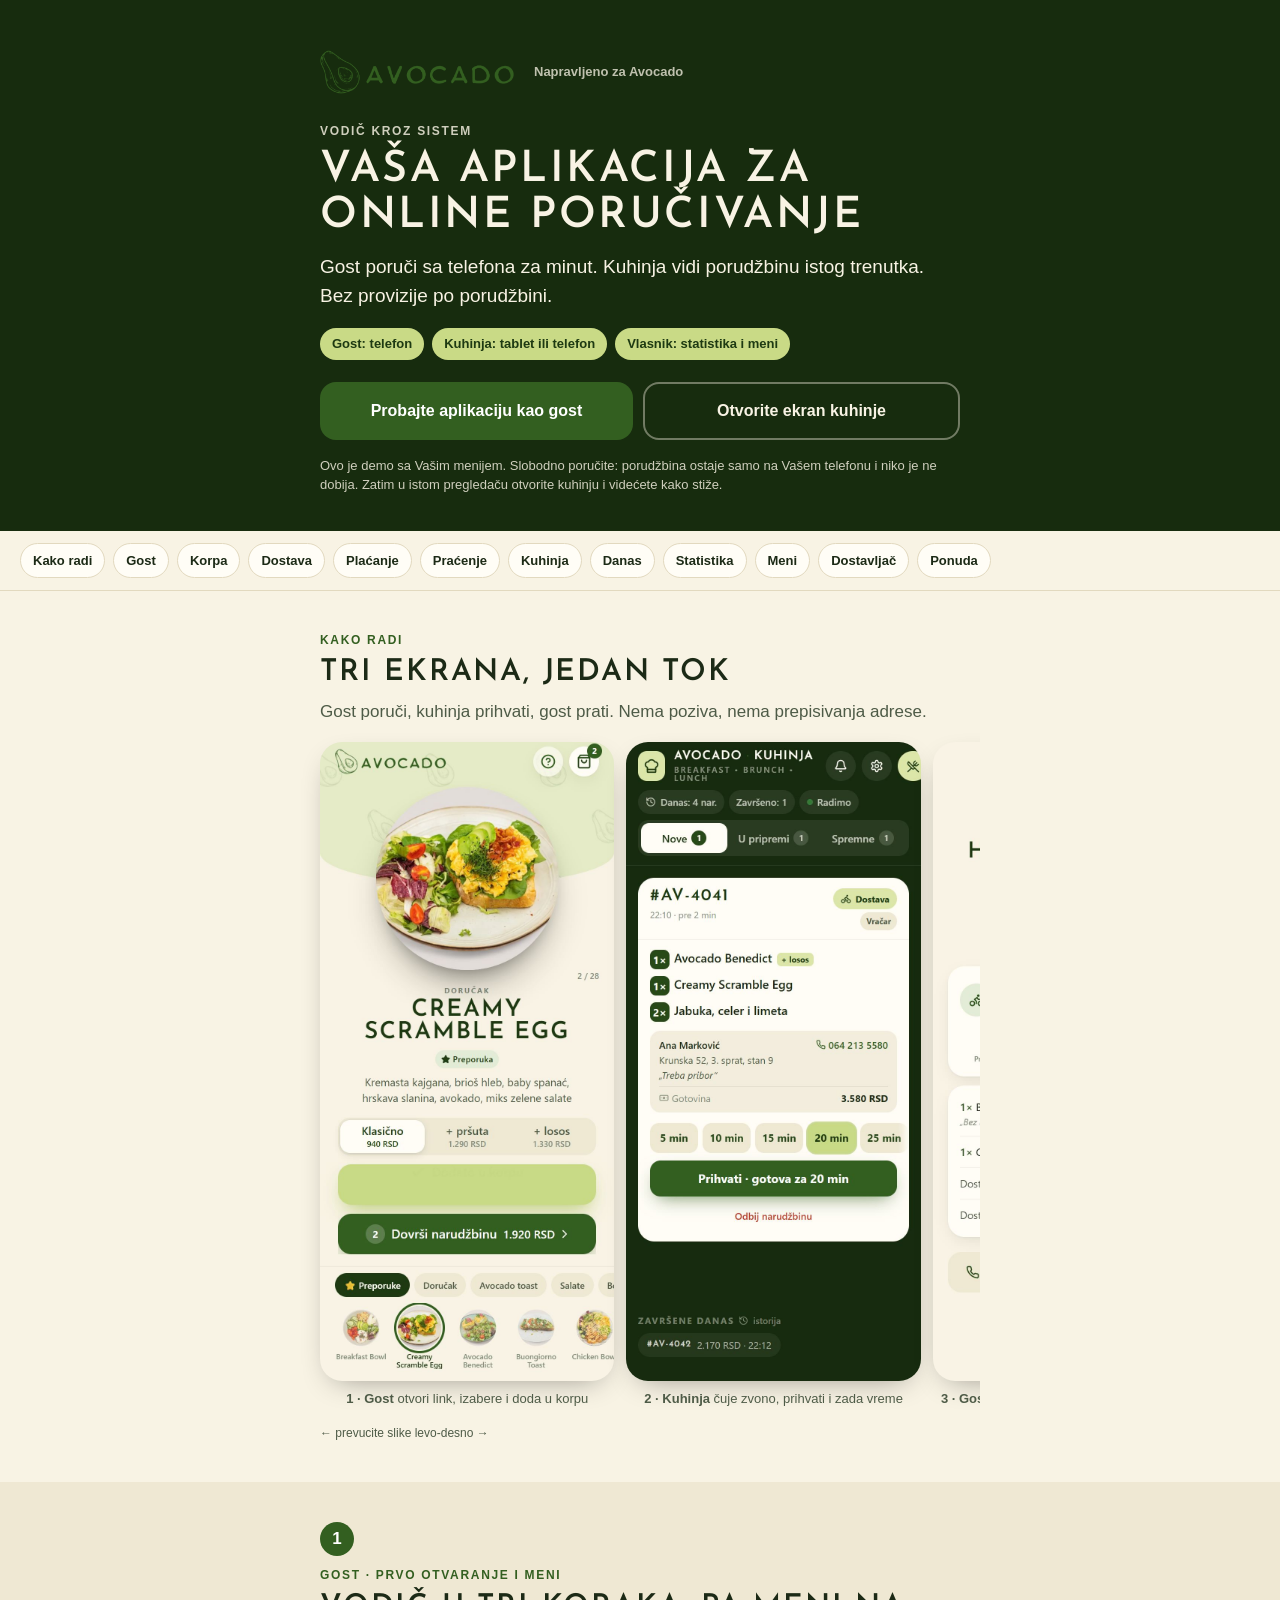
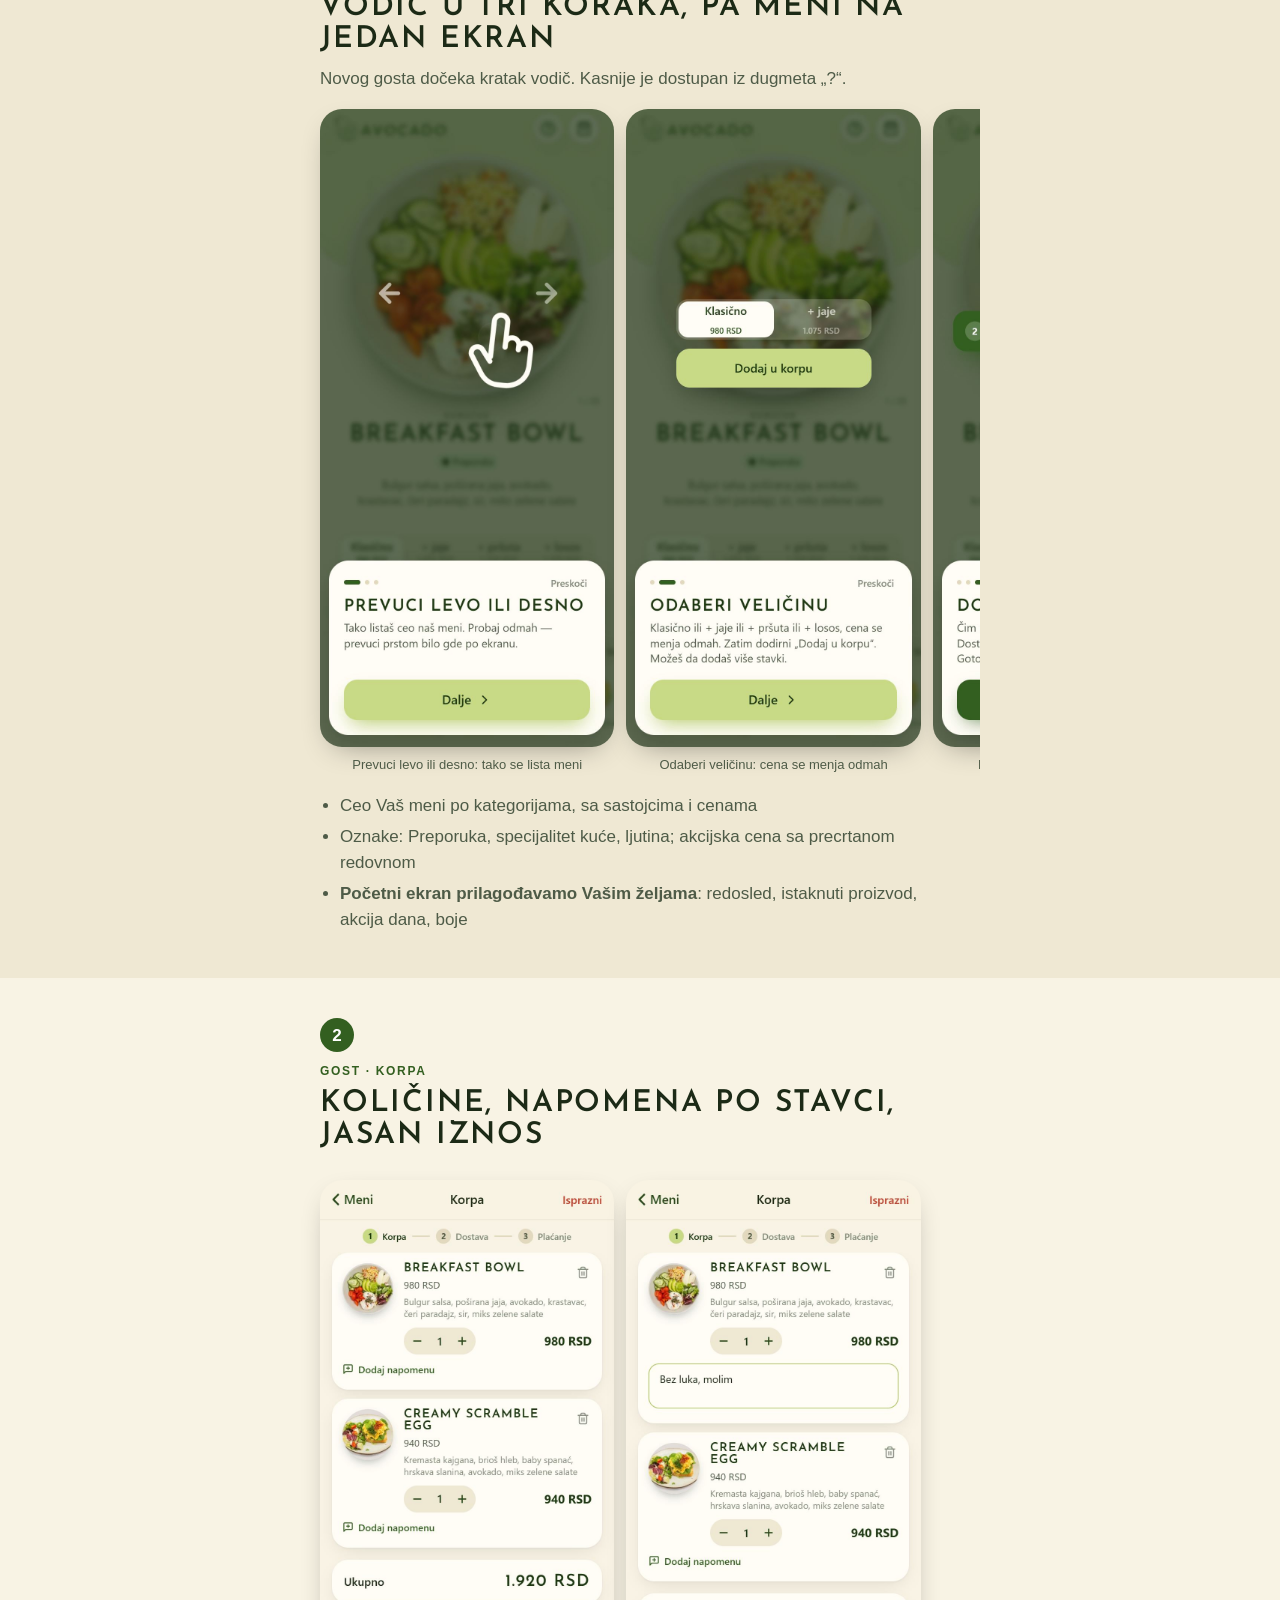
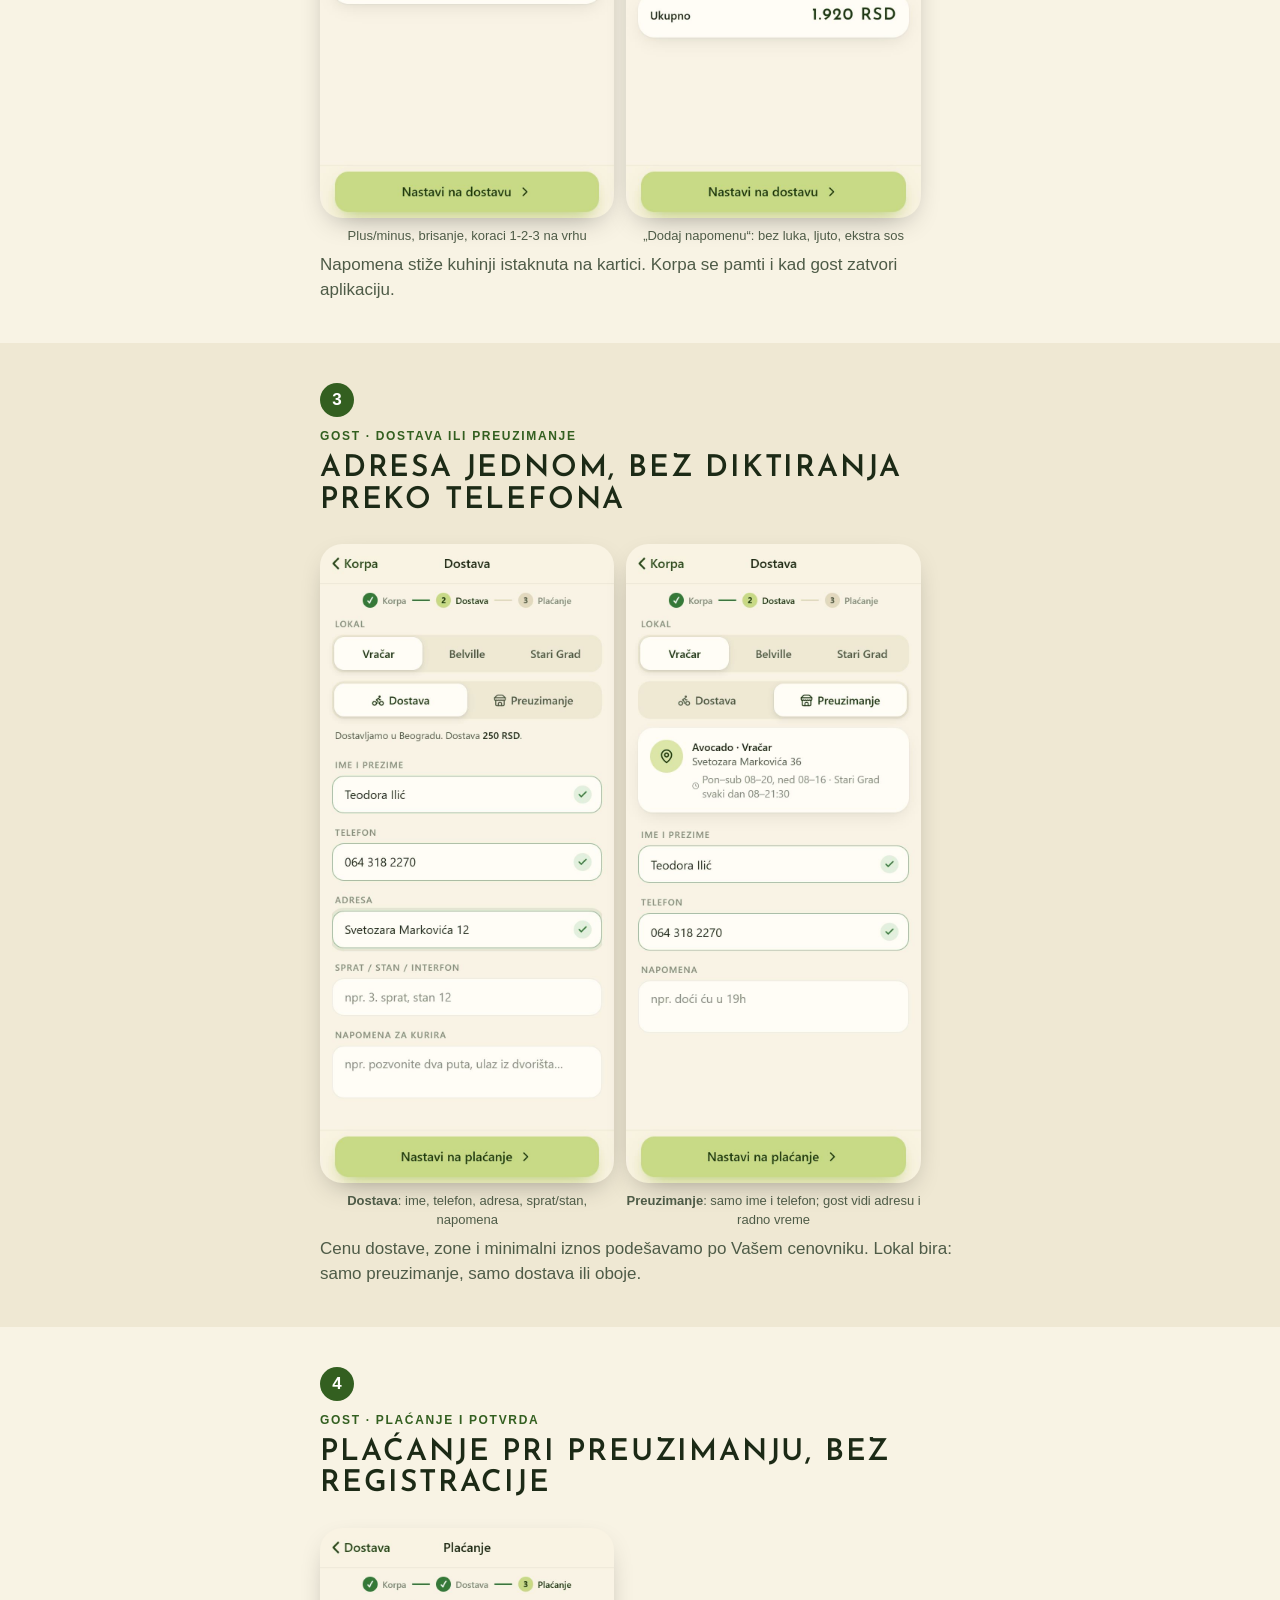
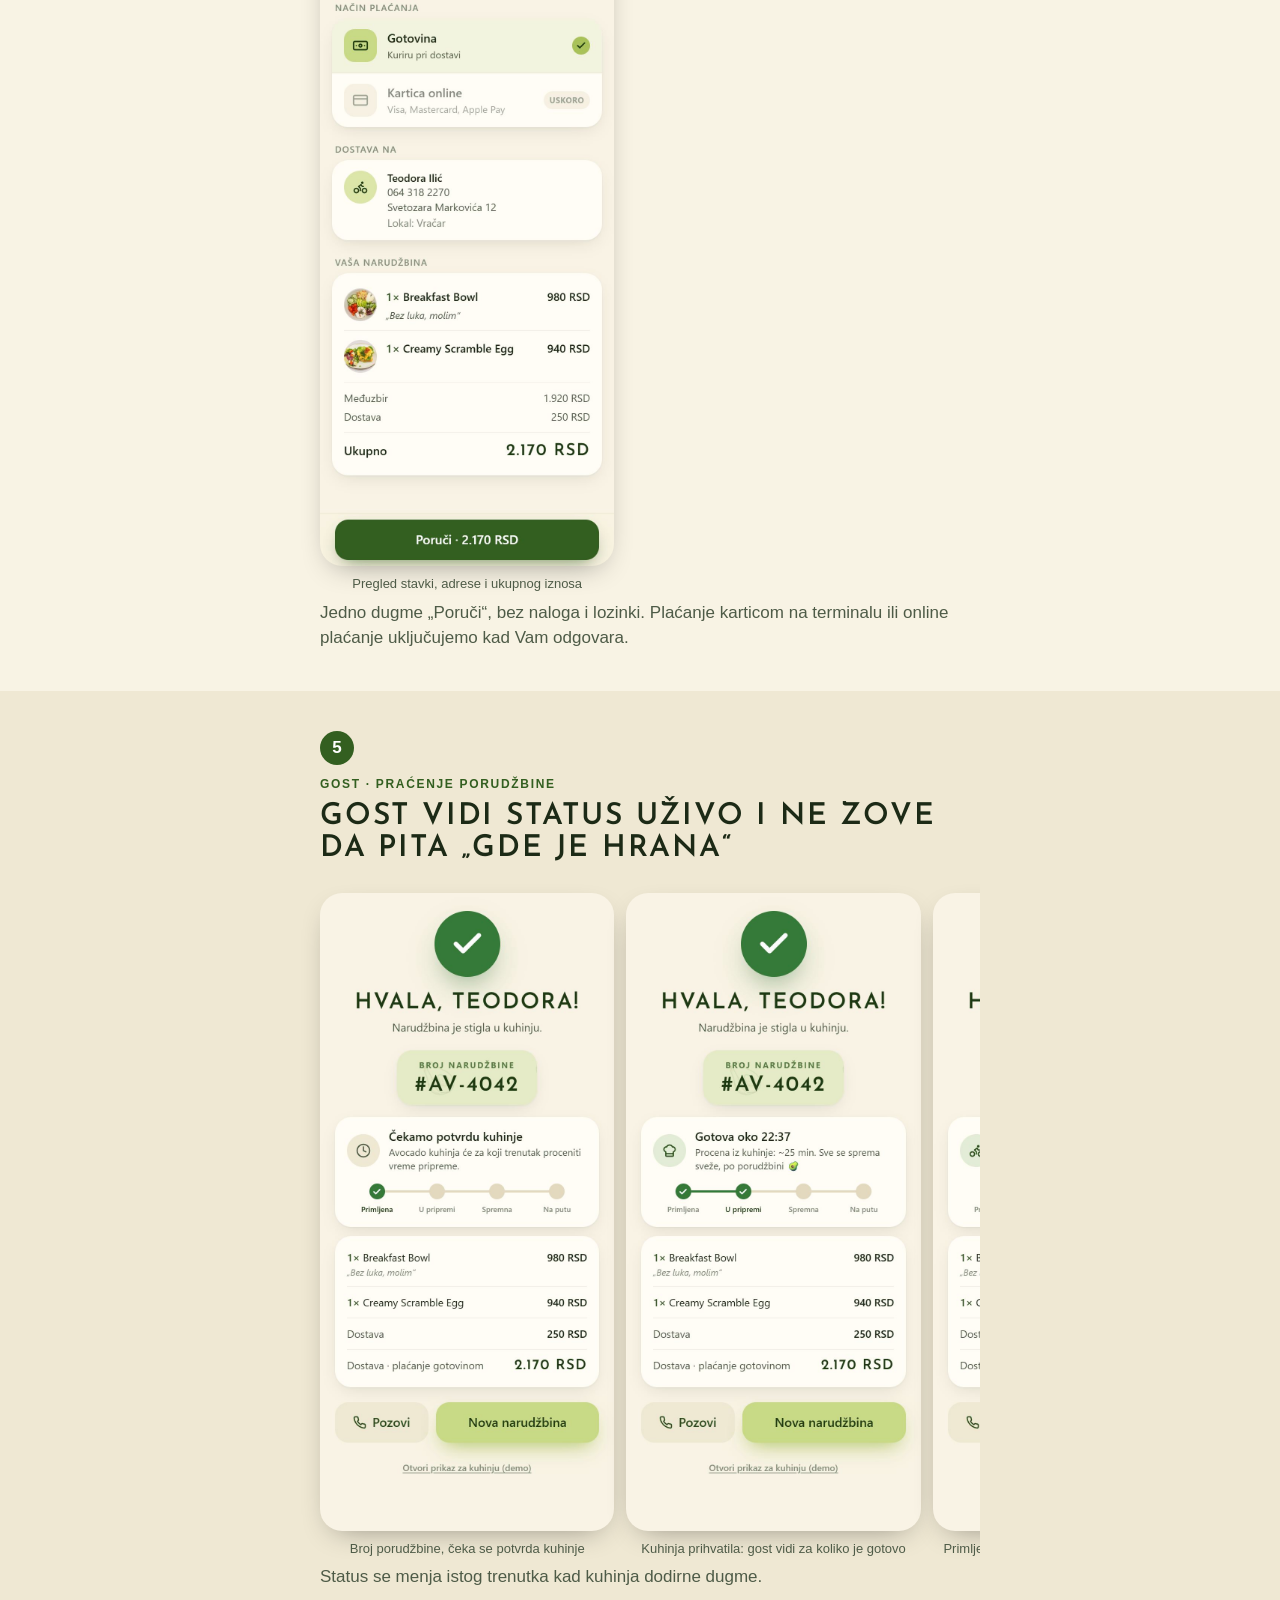
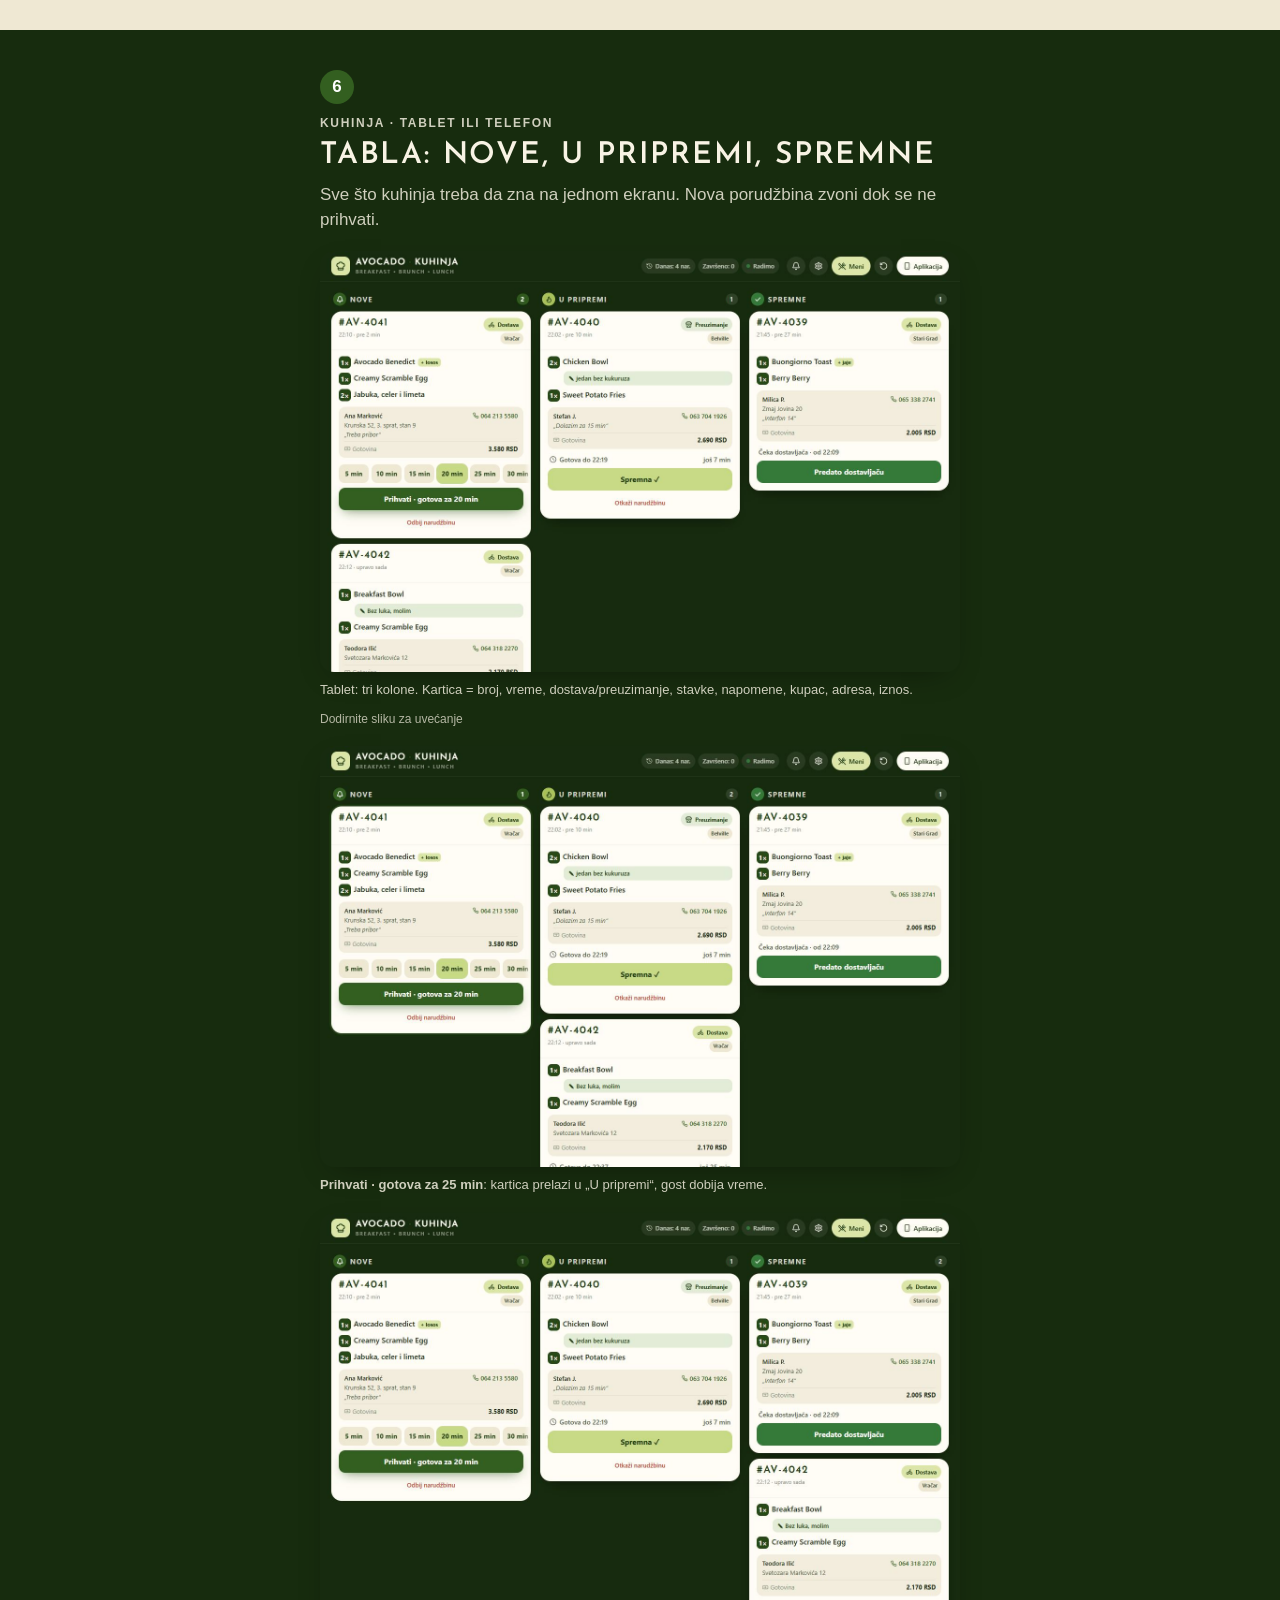
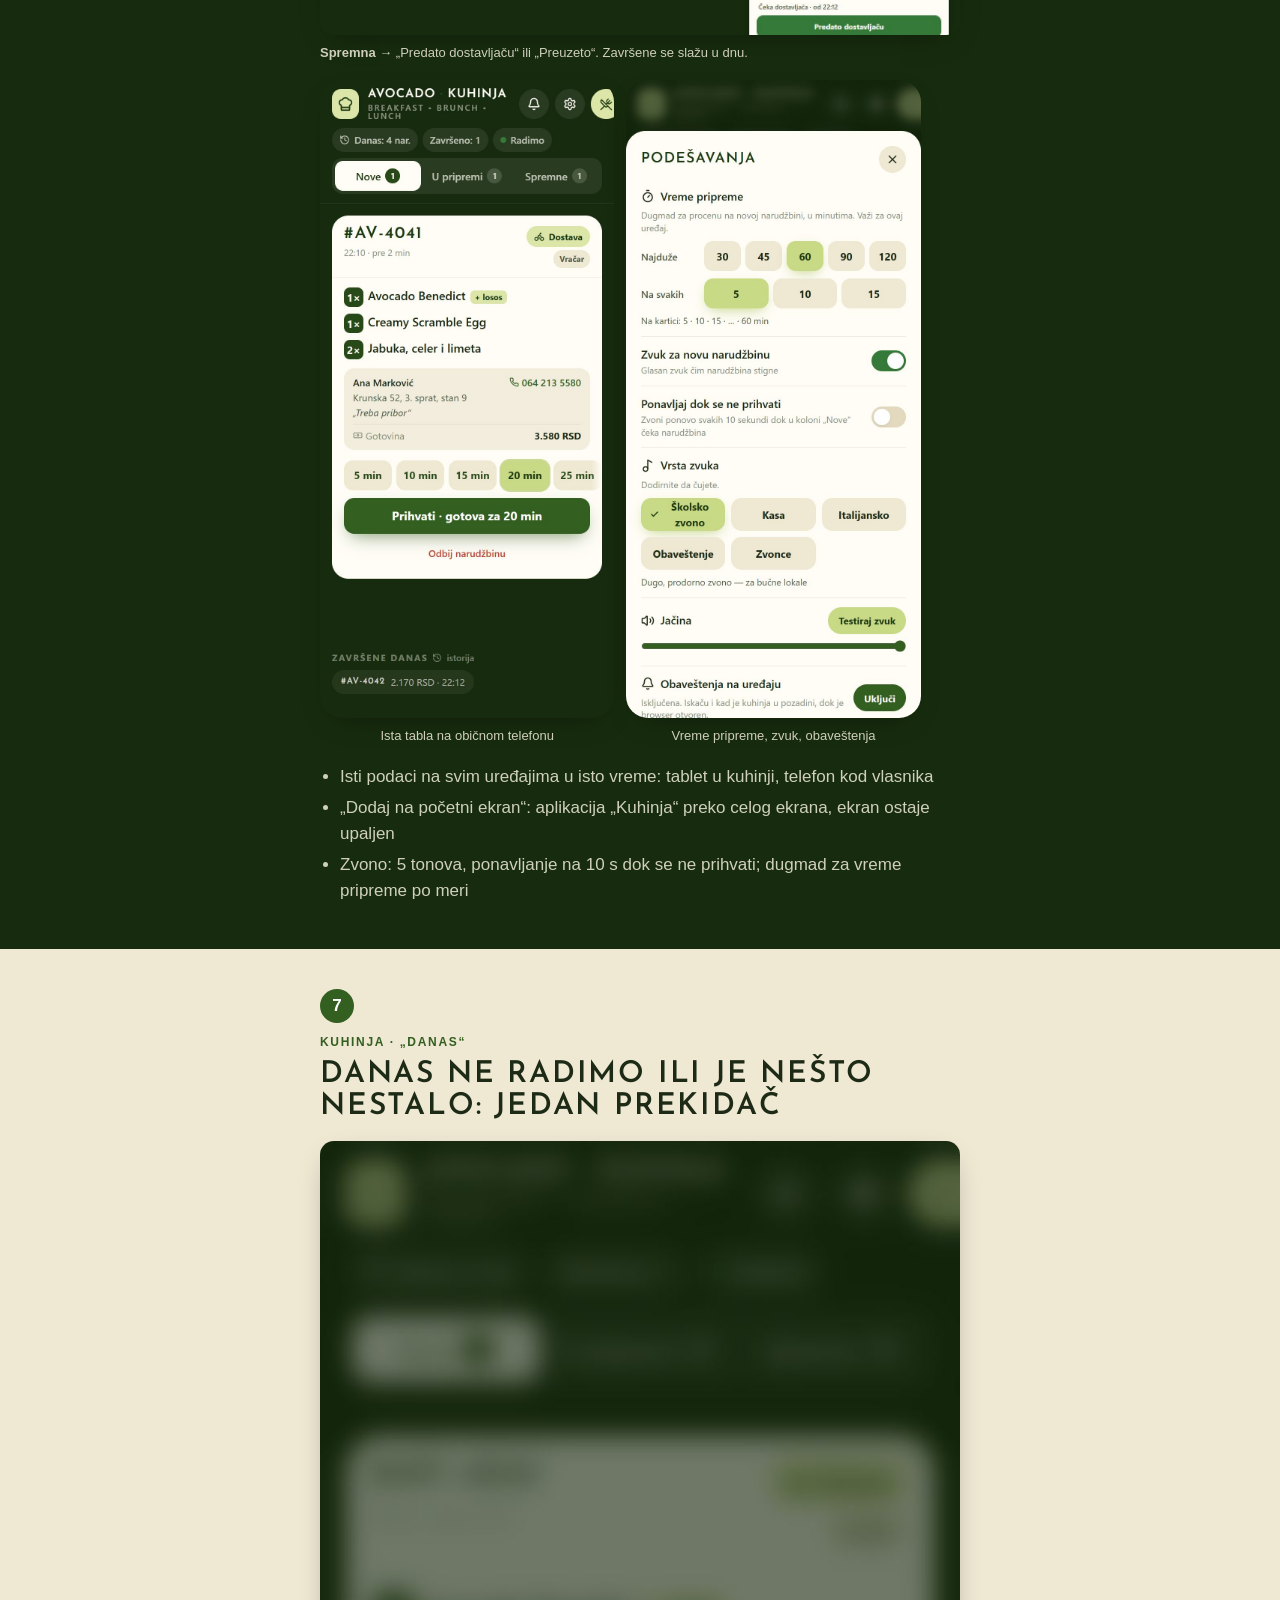
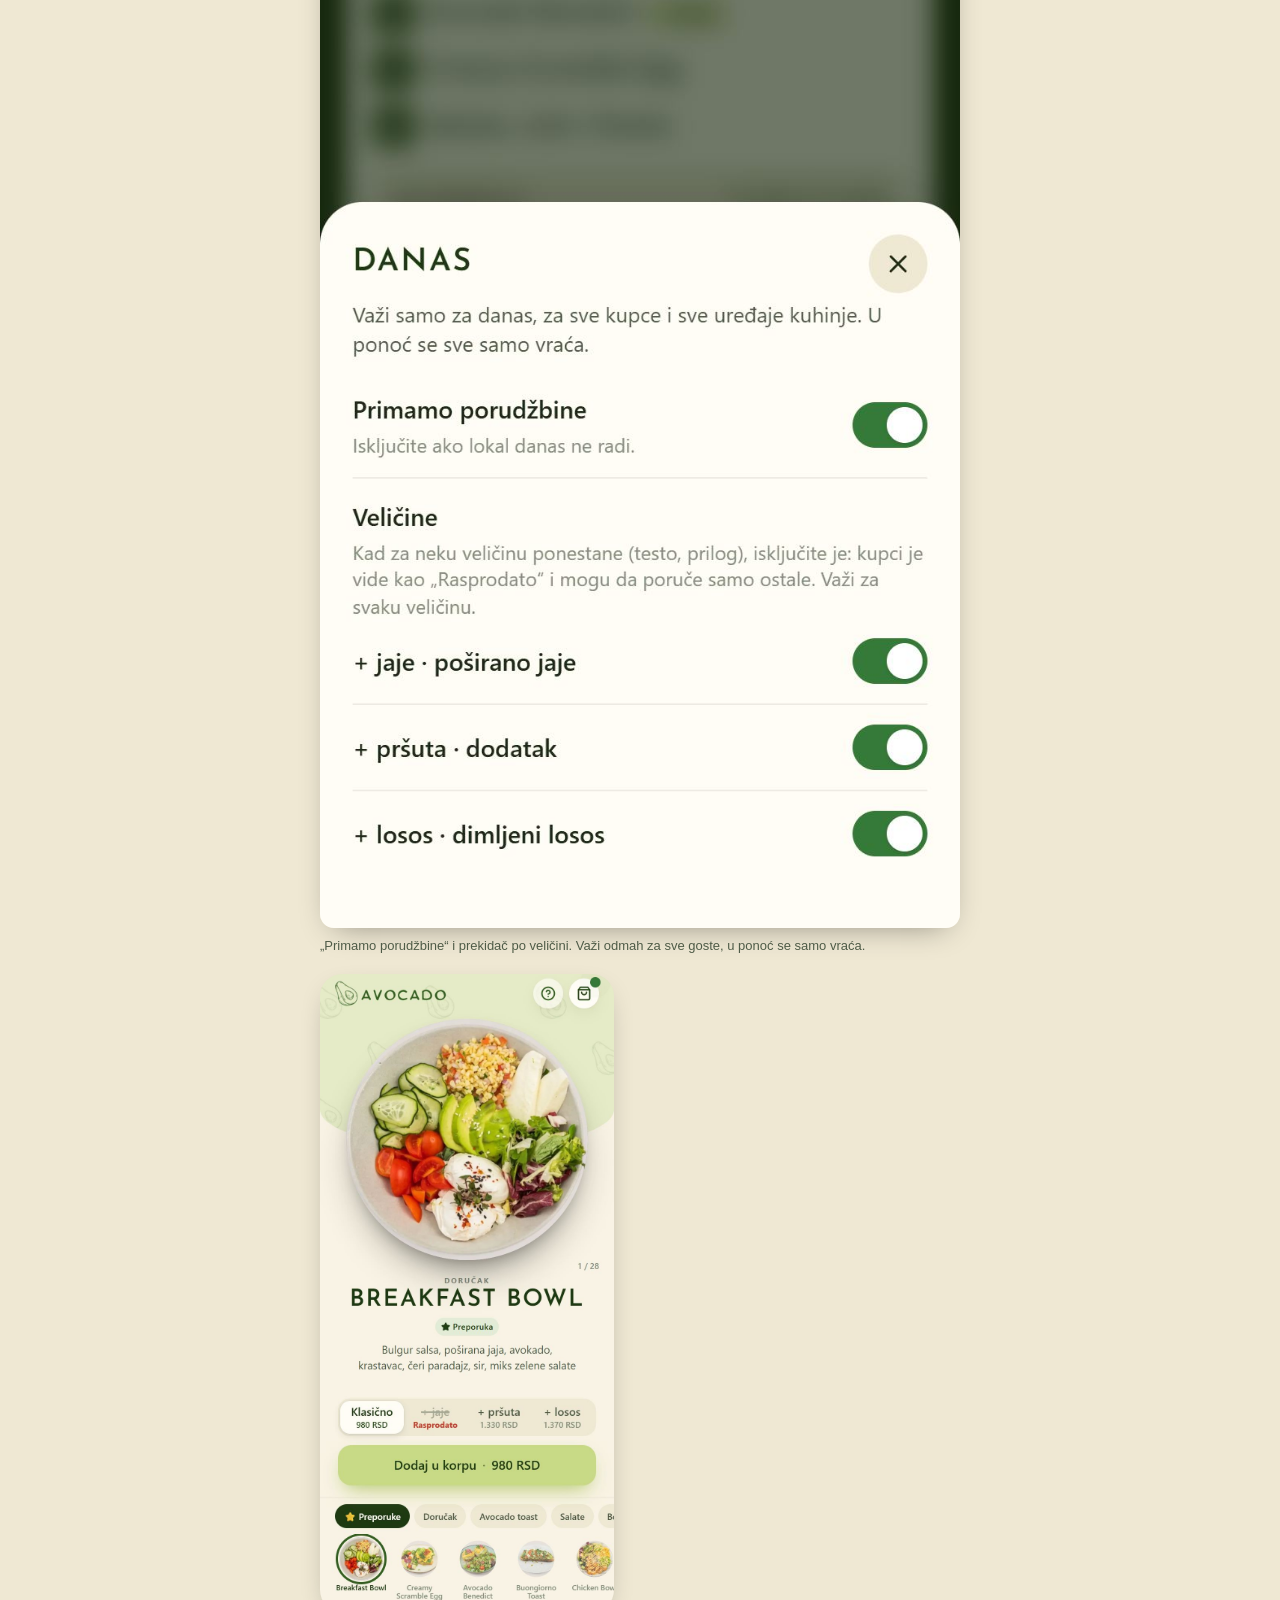
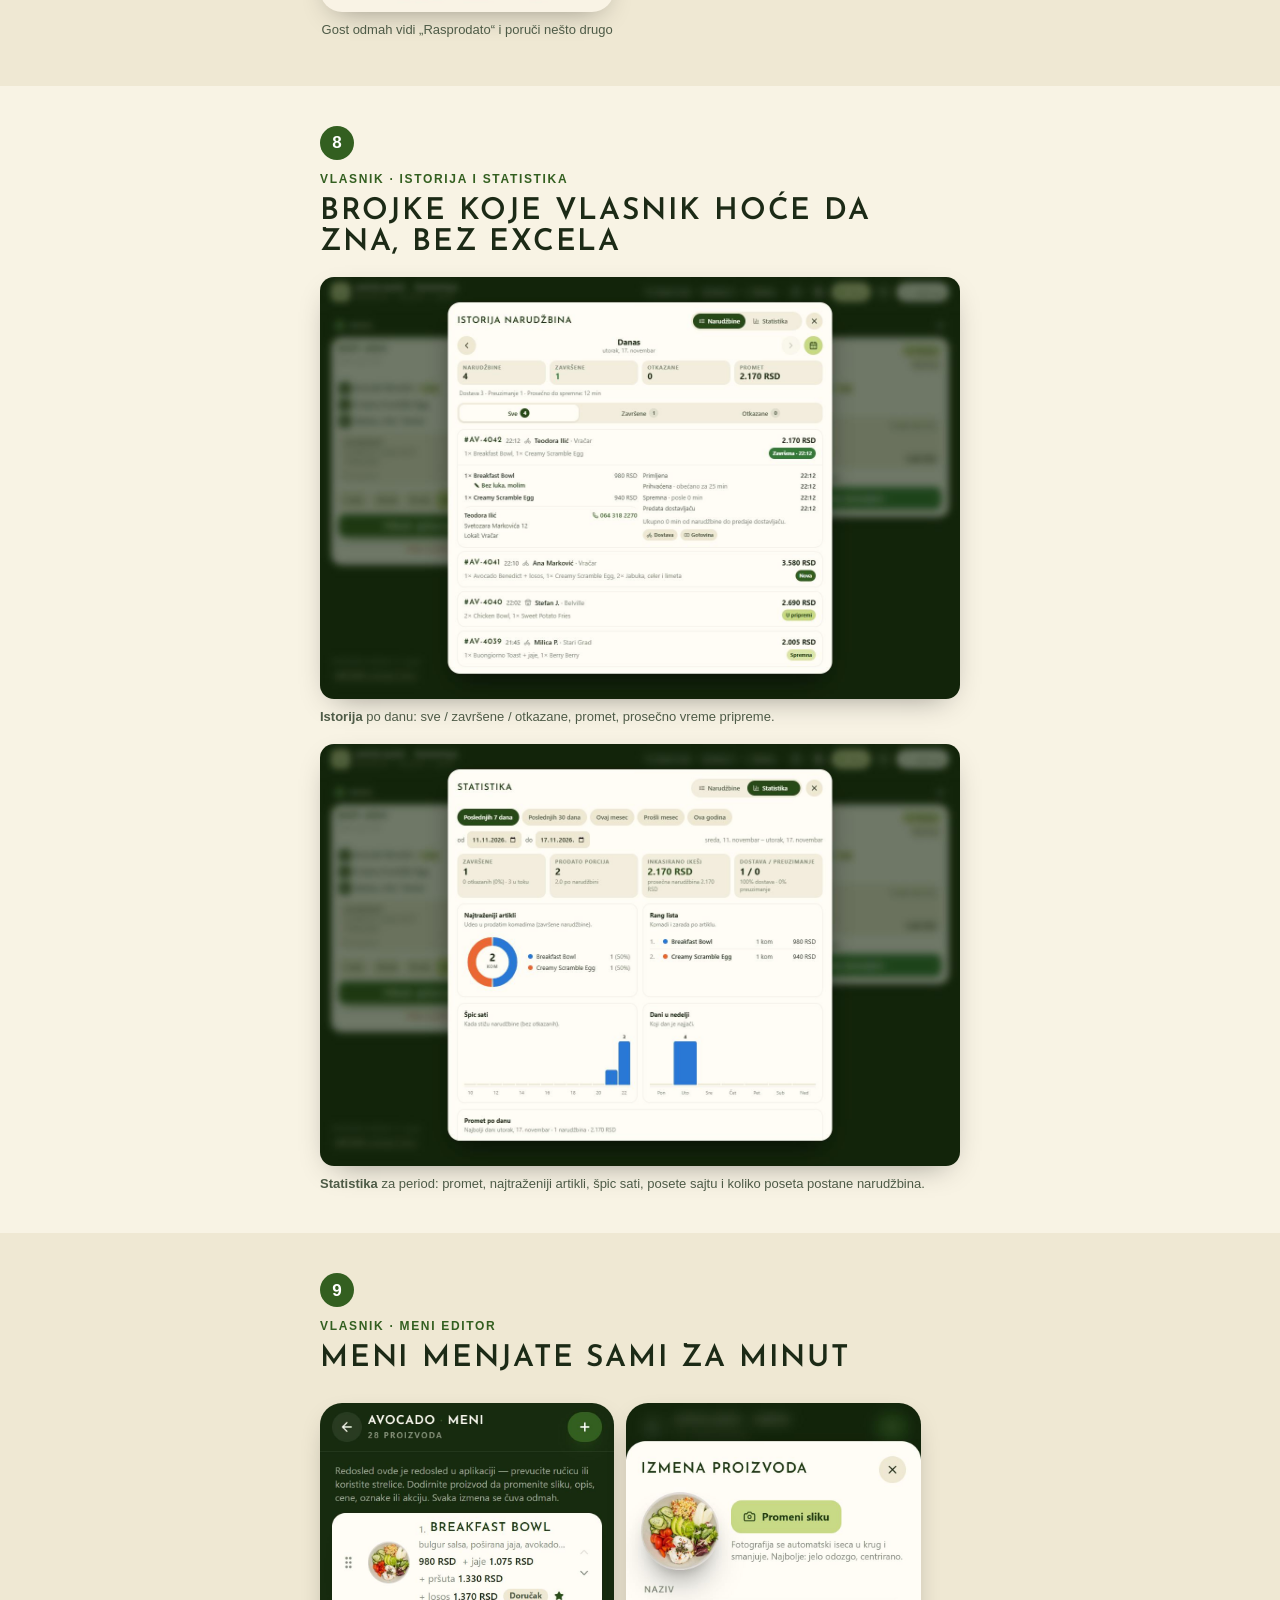
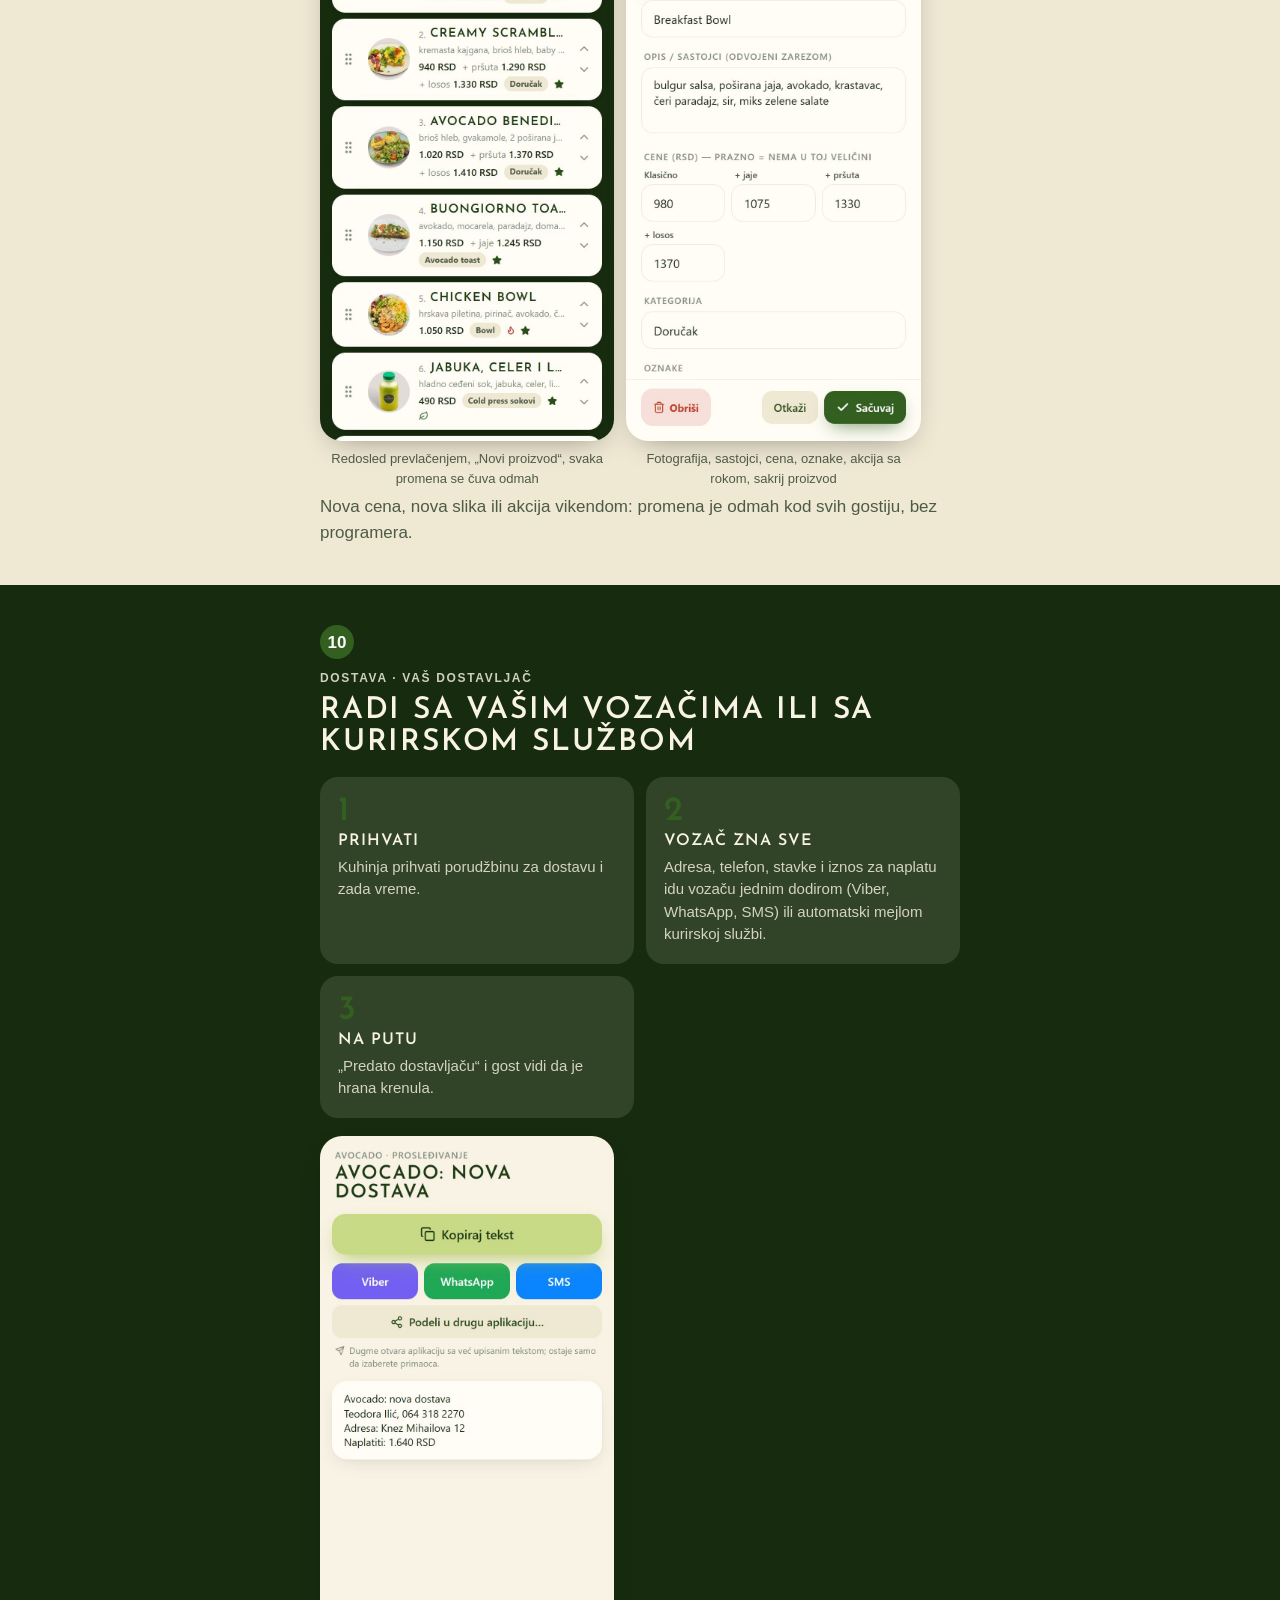
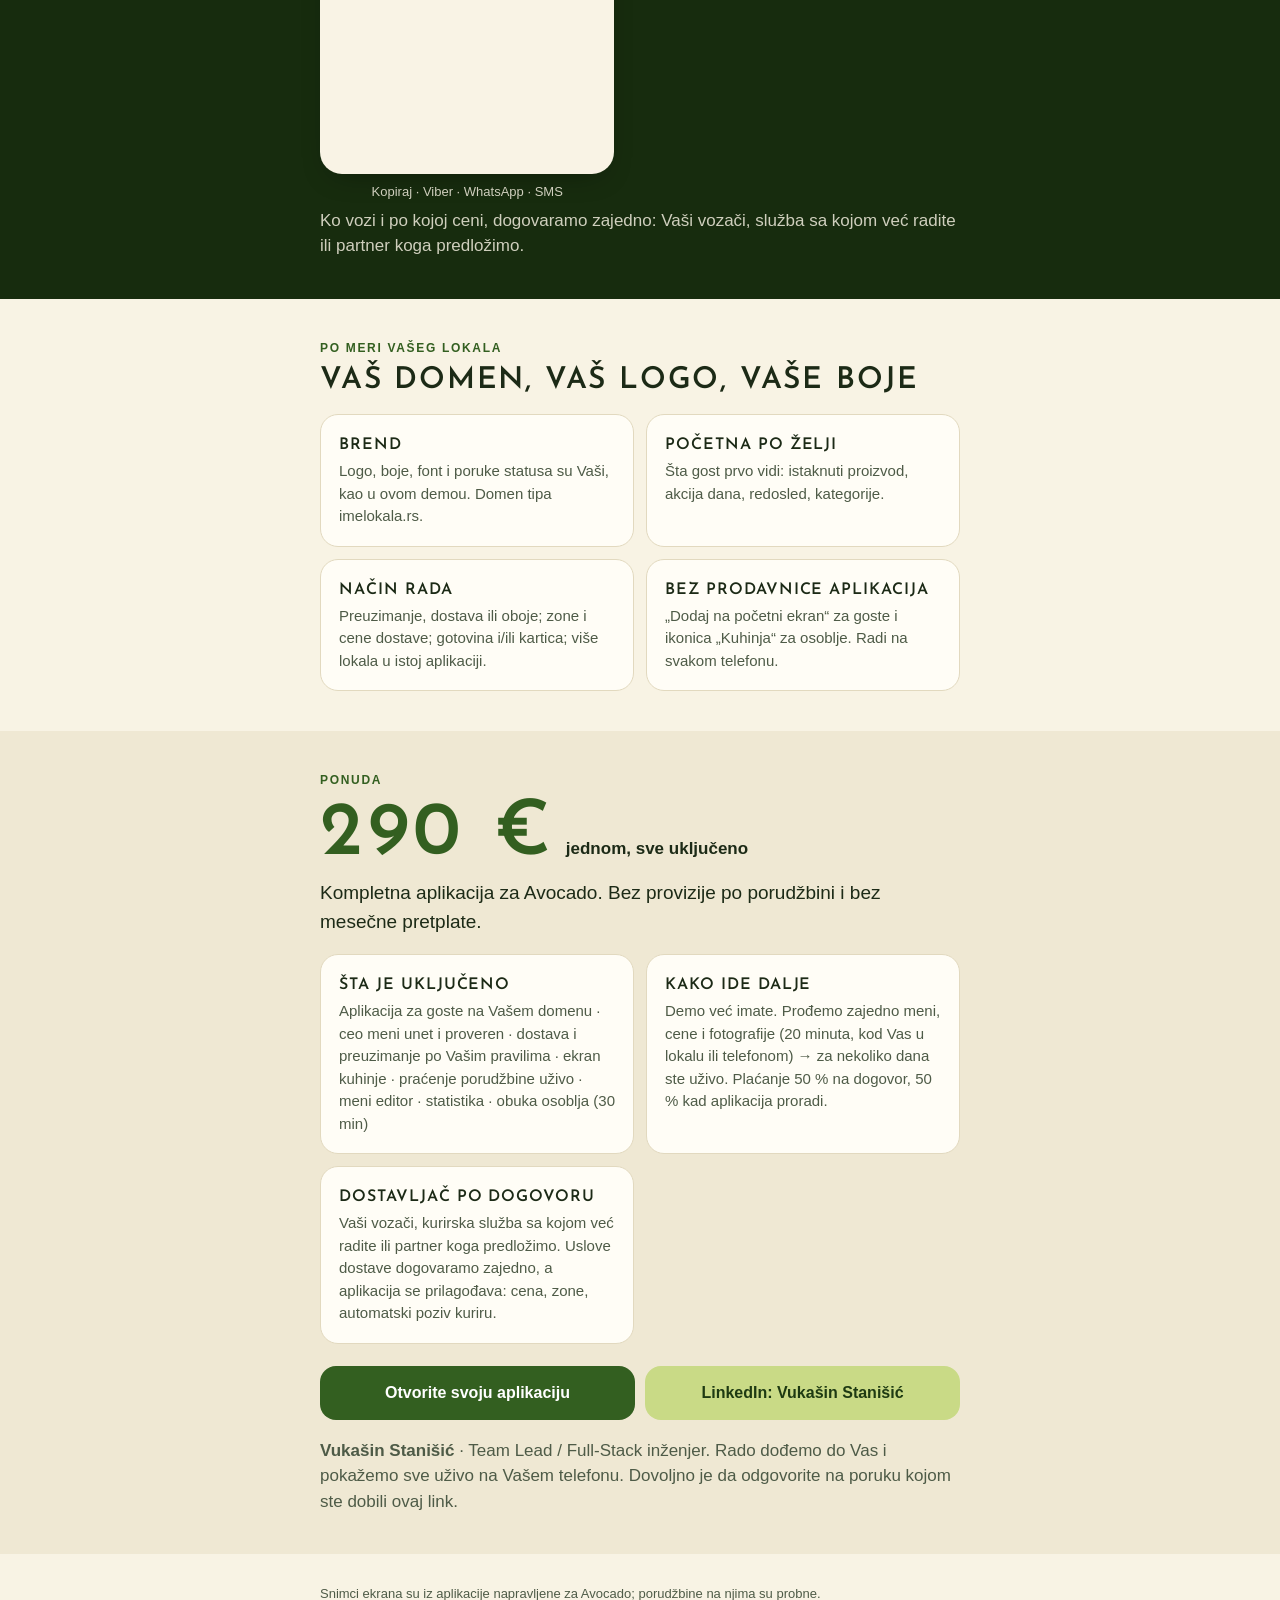
<file: vodic/index.html>
<!DOCTYPE html>
<html lang="sr">
<head>
<meta charset="utf-8">
<meta name="viewport" content="width=device-width, initial-scale=1">
<title>Avocado · vodič kroz aplikaciju</title>
<meta name="description" content="Kako radi aplikacija za online poručivanje napravljena za Avocado: gost, kuhinja, vlasnik.">
<meta name="theme-color" content="#172C0E">
<link rel="icon" href="https://vukasin00.github.io/avocado-bgd/favicon.png">
<meta property="og:title" content="Avocado · Vaša aplikacija za poručivanje">
<meta property="og:description" content="Vodič kroz sistem: kako gost poručuje, kako kuhinja prima porudžbine i šta vlasnik vidi.">
<meta property="og:image" content="https://vukasin00.github.io/avocado-bgd/icon-512.png">
<style>
/* self-hosted display font (latin + latin-ext for Serbian diacritics); https://vukasin00.github.io/avocado-bgd/ is filled in by vite.config.ts */
@font-face {
  font-family: 'Josefin Sans';
  font-style: normal;
  font-weight: 600;
  font-display: swap;
  src: url(https://vukasin00.github.io/avocado-bgd/fonts/josefin-sans-600-latin-ext.woff2) format('woff2');
  unicode-range: U+0100-02BA, U+02BD-02C5, U+02C7-02CC, U+02CE-02D7, U+02DD-02FF, U+0304, U+0308, U+0329, U+1D00-1DBF, U+1E00-1E9F, U+1EF2-1EFF, U+2020, U+20A0-20AB, U+20AD-20C4, U+2113, U+2C60-2C7F, U+A720-A7FF;
}
@font-face {
  font-family: 'Josefin Sans';
  font-style: normal;
  font-weight: 600;
  font-display: swap;
  src: url(https://vukasin00.github.io/avocado-bgd/fonts/josefin-sans-600-latin.woff2) format('woff2');
  unicode-range: U+0000-00FF, U+0131, U+0152-0153, U+02BB-02BC, U+02C6, U+02DA, U+02DC, U+0304, U+0308, U+0329, U+2000-206F, U+20AC, U+2122, U+2191, U+2193, U+2212, U+2215, U+FEFF, U+FFFD;
}

  :root{--bg:#F8F3E4;--card:#FFFDF6;--inset:#EFE8D3;--line:#E2D9BF;--primary:#C9DA86;--on-primary:#1E3A12;--dark:#172C0E;--dark2:#1E3A12;--cta:#335F20;--ink:#1C2A16;--ink2:#4E5B47;--display:"Josefin Sans", "Futura", "Century Gothic", system-ui, sans-serif}
  *{box-sizing:border-box;margin:0;padding:0}
  html{scroll-behavior:smooth;-webkit-text-size-adjust:100%}
  body{font-family:-apple-system,BlinkMacSystemFont,"Segoe UI",Roboto,Inter,Arial,sans-serif;background:var(--bg);color:var(--ink);line-height:1.5;font-size:17px}
  .wrap{max-width:680px;margin:0 auto;padding:0 20px}
  h1,h2,h3,.big{font-family:var(--display);font-weight:600;letter-spacing:0.06em;text-transform:uppercase;line-height:1.06}
  h1{font-size:clamp(27px,7.0vw,43px)}
  h2{font-size:clamp(20px,5.2vw,30px);margin-bottom:10px}
  h3{font-size:16px}
  p{color:var(--ink2)}
  .eyebrow{font-size:12px;font-weight:700;letter-spacing:.14em;text-transform:uppercase;color:var(--cta);margin-bottom:8px}
  .lead{font-size:19px;color:var(--ink)}
  .dark{background:var(--dark);color:var(--bg)}
  .dark p,.dark li{color:var(--bg);opacity:.82}
  .dark .lead{color:var(--bg);opacity:1}
  .alt{background:var(--inset)}
  section{padding:40px 0}
  header.hero{padding:44px 0 36px}
  .brand{display:flex;align-items:center;gap:14px;margin-bottom:22px}
  .brand img{height:56px;width:auto;max-width:200px;object-fit:contain;border-radius:14px}
  .brand span{font-size:13px;font-weight:600;opacity:.75}
  .pills{display:flex;flex-wrap:wrap;gap:8px;margin-top:18px}
  .pill{background:var(--primary);color:var(--on-primary);border-radius:999px;padding:6px 12px;font-size:13px;font-weight:600}
  .btns{display:flex;flex-direction:column;gap:10px;margin-top:22px}
  .btn{display:flex;align-items:center;justify-content:center;gap:8px;padding:15px 18px;border-radius:16px;font-weight:700;text-decoration:none;font-size:16px;text-align:center}
  .btn-cta{background:var(--cta);color:#fff}
  .btn-primary{background:var(--primary);color:var(--on-primary)}
  .btn-ghost{background:transparent;color:var(--bg);border:2px solid color-mix(in srgb,var(--bg) 40%,transparent)}
  .small{font-size:13px}
  .toc{display:flex;gap:8px;overflow-x:auto;padding:12px 20px;scrollbar-width:none;background:var(--bg);position:sticky;top:0;z-index:5;border-bottom:1px solid var(--line)}
  .toc::-webkit-scrollbar{display:none}
  .toc a{white-space:nowrap;background:var(--card);border:1px solid var(--line);border-radius:999px;padding:7px 12px;font-size:13px;font-weight:600;color:var(--ink);text-decoration:none}
  .num{display:inline-flex;align-items:center;justify-content:center;width:34px;height:34px;border-radius:50%;background:var(--cta);color:#fff;font-weight:800;font-size:17px;margin-bottom:10px}
  ul{padding-left:20px;margin:12px 0 0}
  li{color:var(--ink2);margin-bottom:6px}
  b{font-weight:700;color:inherit}
  .strip{display:flex;gap:12px;overflow-x:auto;scroll-snap-type:x mandatory;padding:18px 20px 6px;margin:0 -20px;scrollbar-width:none;-webkit-overflow-scrolling:touch}
  .strip::-webkit-scrollbar{display:none}
  .shot{flex:0 0 72%;max-width:300px;scroll-snap-align:center}
  .shot img{width:100%;height:auto;border-radius:22px;display:block;background:var(--dark2);box-shadow:0 10px 30px -14px rgba(0,0,0,.45)}
  .shot p{font-size:13px;margin-top:8px;text-align:center}
  .tab{margin-top:18px}
  .tab img{width:100%;height:auto;border-radius:14px;display:block;cursor:zoom-in;box-shadow:0 10px 30px -14px rgba(0,0,0,.45)}
  .tab p{font-size:13px;margin-top:8px}
  .hint{font-size:12px;color:var(--ink2);margin-top:10px}
  .dark .hint{color:var(--bg);opacity:.7}
  .steps,.cards{display:grid;gap:12px;margin-top:18px}
  .step{background:var(--inset);border-radius:18px;padding:18px}
  .dark .step{background:color-mix(in srgb,var(--bg) 12%,var(--dark))}
  .step .big{font-size:34px;color:var(--cta);line-height:1}
  .step h3,.card h3{margin:4px 0 6px}
  .step p,.card p{font-size:15px}
  .card{background:var(--card);border-radius:18px;padding:18px;border:1px solid var(--line)}
  .price{display:flex;align-items:baseline;gap:10px;flex-wrap:wrap}
  .price .big{font-size:76px;color:var(--cta);line-height:1}
  a{color:var(--cta)}
  footer{padding:30px 0 60px;font-size:13px;color:var(--ink2)}
  .lb{position:fixed;inset:0;background:rgba(10,10,10,.96);display:none;z-index:50;overflow:auto;-webkit-overflow-scrolling:touch}
  .lb.on{display:block}
  .lb img{display:block;width:auto;max-width:none;min-width:100%;margin:0 auto}
  .lb .close{position:fixed;top:14px;right:14px;background:#fff;color:#111;border:0;border-radius:999px;padding:10px 16px;font-weight:700;font-size:15px;z-index:51}
  @media (min-width:700px){.steps,.cards{grid-template-columns:1fr 1fr}.btns{flex-direction:row}.btn{flex:1}.shot{flex-basis:46%}}
</style>
</head>
<body>

<header class="hero dark">
  <div class="wrap">
    <div class="brand"><img src="https://vukasin00.github.io/avocado-bgd/logo.png" alt="Avocado"><span>Napravljeno za Avocado</span></div>
    <p class="eyebrow">Vodič kroz sistem</p>
    <h1>Vaša aplikacija za online poručivanje</h1>
    <p class="lead" style="margin-top:14px">Gost poruči sa telefona za minut. Kuhinja vidi porudžbinu istog trenutka. Bez provizije po porudžbini.</p>
    <div class="pills"><span class="pill">Gost: telefon</span><span class="pill">Kuhinja: tablet ili telefon</span><span class="pill">Vlasnik: statistika i meni</span></div>
    <div class="btns">
      <a class="btn btn-cta" href="https://vukasin00.github.io/avocado-bgd/">Probajte aplikaciju kao gost</a>
      <a class="btn btn-ghost" href="https://vukasin00.github.io/avocado-bgd/kuhinja">Otvorite ekran kuhinje</a>
    </div>
    <p class="small" style="margin-top:16px">Ovo je demo sa Vašim menijem. Slobodno poručite: porudžbina ostaje samo na Vašem telefonu i niko je ne dobija. Zatim u istom pregledaču otvorite kuhinju i videćete kako stiže.</p>
  </div>
</header>

<nav class="toc">
  <a href="#kako">Kako radi</a><a href="#gost">Gost</a><a href="#korpa">Korpa</a><a href="#dostava">Dostava</a><a href="#placanje">Plaćanje</a><a href="#pracenje">Praćenje</a><a href="#kuhinja">Kuhinja</a><a href="#danas">Danas</a><a href="#statistika">Statistika</a><a href="#meni">Meni</a><a href="#kurir">Dostavljač</a><a href="#ponuda">Ponuda</a>
</nav>

<section id="kako">
  <div class="wrap">
    <p class="eyebrow">Kako radi</p>
    <h2>Tri ekrana, jedan tok</h2>
    <p>Gost poruči, kuhinja prihvati, gost prati. Nema poziva, nema prepisivanja adrese.</p>
    <div class="strip">
      <div class="shot"><img src="img/home-added.jpg" alt="Gost dodaje u korpu" loading="lazy"><p><b>1 · Gost</b> otvori link, izabere i doda u korpu</p></div>
      <div class="shot"><img src="img/kuhinja-tel.jpg" alt="Kuhinja na telefonu" loading="lazy"><p><b>2 · Kuhinja</b> čuje zvono, prihvati i zada vreme</p></div>
      <div class="shot"><img src="img/status2.jpg" alt="Gost prati status" loading="lazy"><p><b>3 · Gost</b> uživo vidi: u pripremi, spremna, na putu</p></div>
    </div>
    <p class="hint">← prevucite slike levo-desno →</p>
  </div>
</section>

<section id="gost" class="alt">
  <div class="wrap">
    <span class="num">1</span>
    <p class="eyebrow">Gost · prvo otvaranje i meni</p>
    <h2>Vodič u tri koraka, pa meni na jedan ekran</h2>
    <p>Novog gosta dočeka kratak vodič. Kasnije je dostupan iz dugmeta „?“.</p>
    <div class="strip">
      <div class="shot"><img src="img/tut1.jpg" alt="Vodič korak 1" loading="lazy"><p>Prevuci levo ili desno: tako se lista meni</p></div>
      <div class="shot"><img src="img/tut2.jpg" alt="Vodič korak 2" loading="lazy"><p>Odaberi veličinu: cena se menja odmah</p></div>
      <div class="shot"><img src="img/tut3.jpg" alt="Vodič korak 3" loading="lazy"><p>Dovrši narudžbinu: gotovo za minut</p></div>
      <div class="shot"><img src="img/home.jpg" alt="Početni ekran" loading="lazy"><p>Jedan proizvod po ekranu, velika fotografija</p></div>
      <div class="shot"><img src="img/home-added.jpg" alt="Dodato u korpu" loading="lazy"><p>Brojač na korpi i dugme sa iznosom</p></div>
    </div>
    <ul>
      <li>Ceo Vaš meni po kategorijama, sa sastojcima i cenama</li>
      <li>Oznake: Preporuka, specijalitet kuće, ljutina; akcijska cena sa precrtanom redovnom</li>
      <li><b>Početni ekran prilagođavamo Vašim željama</b>: redosled, istaknuti proizvod, akcija dana, boje</li>
    </ul>
  </div>
</section>

<section id="korpa">
  <div class="wrap">
    <span class="num">2</span>
    <p class="eyebrow">Gost · korpa</p>
    <h2>Količine, napomena po stavci, jasan iznos</h2>
    <div class="strip">
      <div class="shot"><img src="img/korpa.jpg" alt="Korpa" loading="lazy"><p>Plus/minus, brisanje, koraci 1-2-3 na vrhu</p></div>
      <div class="shot"><img src="img/korpa-note.jpg" alt="Napomena" loading="lazy"><p>„Dodaj napomenu“: bez luka, ljuto, ekstra sos</p></div>
    </div>
    <p>Napomena stiže kuhinji istaknuta na kartici. Korpa se pamti i kad gost zatvori aplikaciju.</p>
  </div>
</section>

<section id="dostava" class="alt">
  <div class="wrap">
    <span class="num">3</span>
    <p class="eyebrow">Gost · dostava ili preuzimanje</p>
    <h2>Adresa jednom, bez diktiranja preko telefona</h2>
    <div class="strip">
      <div class="shot"><img src="img/dostava-full.jpg" alt="Forma za dostavu" loading="lazy"><p><b>Dostava</b>: ime, telefon, adresa, sprat/stan, napomena</p></div>
      <div class="shot"><img src="img/preuzimanje.jpg" alt="Preuzimanje" loading="lazy"><p><b>Preuzimanje</b>: samo ime i telefon; gost vidi adresu i radno vreme</p></div>
    </div>
    <p>Cenu dostave, zone i minimalni iznos podešavamo po Vašem cenovniku. Lokal bira: samo preuzimanje, samo dostava ili oboje.</p>
  </div>
</section>

<section id="placanje">
  <div class="wrap">
    <span class="num">4</span>
    <p class="eyebrow">Gost · plaćanje i potvrda</p>
    <h2>Plaćanje pri preuzimanju, bez registracije</h2>
    <div class="strip">
      <div class="shot"><img src="img/placanje.jpg" alt="Plaćanje" loading="lazy"><p>Pregled stavki, adrese i ukupnog iznosa</p></div>
    </div>
    <p>Jedno dugme „Poruči“, bez naloga i lozinki. Plaćanje karticom na terminalu ili online plaćanje uključujemo kad Vam odgovara.</p>
  </div>
</section>

<section id="pracenje" class="alt">
  <div class="wrap">
    <span class="num">5</span>
    <p class="eyebrow">Gost · praćenje porudžbine</p>
    <h2>Gost vidi status uživo i ne zove da pita „gde je hrana“</h2>
    <div class="strip">
      <div class="shot"><img src="img/status1.jpg" alt="Status primljena" loading="lazy"><p>Broj porudžbine, čeka se potvrda kuhinje</p></div>
      <div class="shot"><img src="img/status-priprema.jpg" alt="Status u pripremi" loading="lazy"><p>Kuhinja prihvatila: gost vidi za koliko je gotovo</p></div>
      <div class="shot"><img src="img/status2.jpg" alt="Status na putu" loading="lazy"><p>Primljena → U pripremi → Spremna → Na putu</p></div>
    </div>
    <p>Status se menja istog trenutka kad kuhinja dodirne dugme.</p>
  </div>
</section>

<section id="kuhinja" class="dark">
  <div class="wrap">
    <span class="num">6</span>
    <p class="eyebrow">Kuhinja · tablet ili telefon</p>
    <h2>Tabla: Nove, U pripremi, Spremne</h2>
    <p>Sve što kuhinja treba da zna na jednom ekranu. Nova porudžbina zvoni dok se ne prihvati.</p>
    <div class="tab"><img src="img/kuhinja-tablet.jpg" alt="Kuhinja na tabletu" data-zoom loading="lazy"><p>Tablet: tri kolone. Kartica = broj, vreme, dostava/preuzimanje, stavke, napomene, kupac, adresa, iznos.</p></div>
    <p class="hint">Dodirnite sliku za uvećanje</p>
    <div class="tab"><img src="img/kuhinja-prihvacena.jpg" alt="Prihvaćena porudžbina" data-zoom loading="lazy"><p><b>Prihvati · gotova za 25 min</b>: kartica prelazi u „U pripremi“, gost dobija vreme.</p></div>
    <div class="tab"><img src="img/kuhinja-ceka.jpg" alt="Spremna porudžbina" data-zoom loading="lazy"><p><b>Spremna</b> → „Predato dostavljaču“ ili „Preuzeto“. Završene se slažu u dnu.</p></div>
    <div class="strip">
      <div class="shot"><img src="img/kuhinja-tel.jpg" alt="Kuhinja na telefonu" loading="lazy"><p>Ista tabla na običnom telefonu</p></div>
      <div class="shot"><img src="img/podesavanja.jpg" alt="Podešavanja kuhinje" loading="lazy"><p>Vreme pripreme, zvuk, obaveštenja</p></div>
    </div>
    <ul>
      <li>Isti podaci na svim uređajima u isto vreme: tablet u kuhinji, telefon kod vlasnika</li>
      <li>„Dodaj na početni ekran“: aplikacija „Kuhinja“ preko celog ekrana, ekran ostaje upaljen</li>
      <li>Zvono: 5 tonova, ponavljanje na 10 s dok se ne prihvati; dugmad za vreme pripreme po meri</li>
    </ul>
  </div>
</section>

<section id="danas" class="alt">
  <div class="wrap">
    <span class="num">7</span>
    <p class="eyebrow">Kuhinja · „Danas“</p>
    <h2>Danas ne radimo ili je nešto nestalo: jedan prekidač</h2>
    <div class="tab"><img src="img/danas.jpg" alt="Panel Danas" data-zoom loading="lazy"><p>„Primamo porudžbine“ i prekidač po veličini. Važi odmah za sve goste, u ponoć se samo vraća.</p></div>
    <div class="strip"><div class="shot"><img src="img/rasprodato.jpg" alt="Rasprodato" loading="lazy"><p>Gost odmah vidi „Rasprodato“ i poruči nešto drugo</p></div></div>
  </div>
</section>

<section id="statistika">
  <div class="wrap">
    <span class="num">8</span>
    <p class="eyebrow">Vlasnik · istorija i statistika</p>
    <h2>Brojke koje vlasnik hoće da zna, bez Excela</h2>
    <div class="tab"><img src="img/istorija.jpg" alt="Istorija narudžbina" data-zoom loading="lazy"><p><b>Istorija</b> po danu: sve / završene / otkazane, promet, prosečno vreme pripreme.</p></div>
    <div class="tab"><img src="img/statistika.jpg" alt="Statistika" data-zoom loading="lazy"><p><b>Statistika</b> za period: promet, najtraženiji artikli, špic sati, posete sajtu i koliko poseta postane narudžbina.</p></div>
  </div>
</section>

<section id="meni" class="alt">
  <div class="wrap">
    <span class="num">9</span>
    <p class="eyebrow">Vlasnik · meni editor</p>
    <h2>Meni menjate sami za minut</h2>
    <div class="strip">
      <div class="shot"><img src="img/meni-lista.jpg" alt="Lista proizvoda" loading="lazy"><p>Redosled prevlačenjem, „Novi proizvod“, svaka promena se čuva odmah</p></div>
      <div class="shot"><img src="img/meni-izmena.jpg" alt="Izmena proizvoda" loading="lazy"><p>Fotografija, sastojci, cena, oznake, akcija sa rokom, sakrij proizvod</p></div>
    </div>
    <p>Nova cena, nova slika ili akcija vikendom: promena je odmah kod svih gostiju, bez programera.</p>
  </div>
</section>

<section id="kurir" class="dark">
  <div class="wrap">
    <span class="num">10</span>
    <p class="eyebrow">Dostava · Vaš dostavljač</p>
    <h2>Radi sa Vašim vozačima ili sa kurirskom službom</h2>
    <div class="steps">
      <div class="step"><div class="big">1</div><h3>Prihvati</h3><p>Kuhinja prihvati porudžbinu za dostavu i zada vreme.</p></div>
      <div class="step"><div class="big">2</div><h3>Vozač zna sve</h3><p>Adresa, telefon, stavke i iznos za naplatu idu vozaču jednim dodirom (Viber, WhatsApp, SMS) ili automatski mejlom kurirskoj službi.</p></div>
      <div class="step"><div class="big">3</div><h3>Na putu</h3><p>„Predato dostavljaču“ i gost vidi da je hrana krenula.</p></div>
    </div>
    <div class="strip"><div class="shot"><img src="img/prosledi.jpg" alt="Prosleđivanje vozaču" loading="lazy"><p>Kopiraj · Viber · WhatsApp · SMS</p></div></div>
    <p>Ko vozi i po kojoj ceni, dogovaramo zajedno: Vaši vozači, služba sa kojom već radite ili partner koga predložimo.</p>
  </div>
</section>

<section id="brend">
  <div class="wrap">
    <p class="eyebrow">Po meri Vašeg lokala</p>
    <h2>Vaš domen, Vaš logo, Vaše boje</h2>
    <div class="cards">
      <div class="card"><h3>Brend</h3><p>Logo, boje, font i poruke statusa su Vaši, kao u ovom demou. Domen tipa imelokala.rs.</p></div>
      <div class="card"><h3>Početna po želji</h3><p>Šta gost prvo vidi: istaknuti proizvod, akcija dana, redosled, kategorije.</p></div>
      <div class="card"><h3>Način rada</h3><p>Preuzimanje, dostava ili oboje; zone i cene dostave; gotovina i/ili kartica; više lokala u istoj aplikaciji.</p></div>
      <div class="card"><h3>Bez prodavnice aplikacija</h3><p>„Dodaj na početni ekran“ za goste i ikonica „Kuhinja“ za osoblje. Radi na svakom telefonu.</p></div>
    </div>
  </div>
</section>

<section id="ponuda" class="alt">
  <div class="wrap">
    <p class="eyebrow">Ponuda</p>
    <div class="price"><span class="big">290 €</span><span style="font-weight:700">jednom, sve uključeno</span></div>
    <p class="lead" style="margin-top:6px">Kompletna aplikacija za Avocado. Bez provizije po porudžbini i bez mesečne pretplate.</p>
    <div class="cards">
      <div class="card"><h3>Šta je uključeno</h3><p>Aplikacija za goste na Vašem domenu · ceo meni unet i proveren · dostava i preuzimanje po Vašim pravilima · ekran kuhinje · praćenje porudžbine uživo · meni editor · statistika · obuka osoblja (30 min)</p></div>
      <div class="card"><h3>Kako ide dalje</h3><p>Demo već imate. Prođemo zajedno meni, cene i fotografije (20 minuta, kod Vas u lokalu ili telefonom) → za nekoliko dana ste uživo. Plaćanje 50 % na dogovor, 50 % kad aplikacija proradi.</p></div>
      <div class="card"><h3>Dostavljač po dogovoru</h3><p>Vaši vozači, kurirska služba sa kojom već radite ili partner koga predložimo. Uslove dostave dogovaramo zajedno, a aplikacija se prilagođava: cena, zone, automatski poziv kuriru.</p></div>
    </div>
    <div class="btns">
      <a class="btn btn-cta" href="https://vukasin00.github.io/avocado-bgd/">Otvorite svoju aplikaciju</a>
      <a class="btn btn-primary" href="https://rs.linkedin.com/in/vukasin-stanisic">LinkedIn: Vukašin Stanišić</a>
    </div>
    <p style="margin-top:18px"><b>Vukašin Stanišić</b> · Team Lead / Full-Stack inženjer. Rado dođemo do Vas i pokažemo sve uživo na Vašem telefonu. Dovoljno je da odgovorite na poruku kojom ste dobili ovaj link.</p>
  </div>
</section>

<footer><div class="wrap">Snimci ekrana su iz aplikacije napravljene za Avocado; porudžbine na njima su probne.</div></footer>

<div class="lb" id="lb"><button class="close" type="button">Zatvori ✕</button><img alt=""></div>
<script>
(function(){
  var lb=document.getElementById('lb'),im=lb.querySelector('img');
  document.querySelectorAll('img[data-zoom]').forEach(function(el){
    el.addEventListener('click',function(){im.src=el.src;im.alt=el.alt;im.style.width=Math.max(window.innerWidth*1.8,1200)+'px';lb.classList.add('on');lb.scrollLeft=0;});
  });
  lb.querySelector('.close').addEventListener('click',function(){lb.classList.remove('on');im.src='';});
})();
</script>
</body>
</html>
</file>
